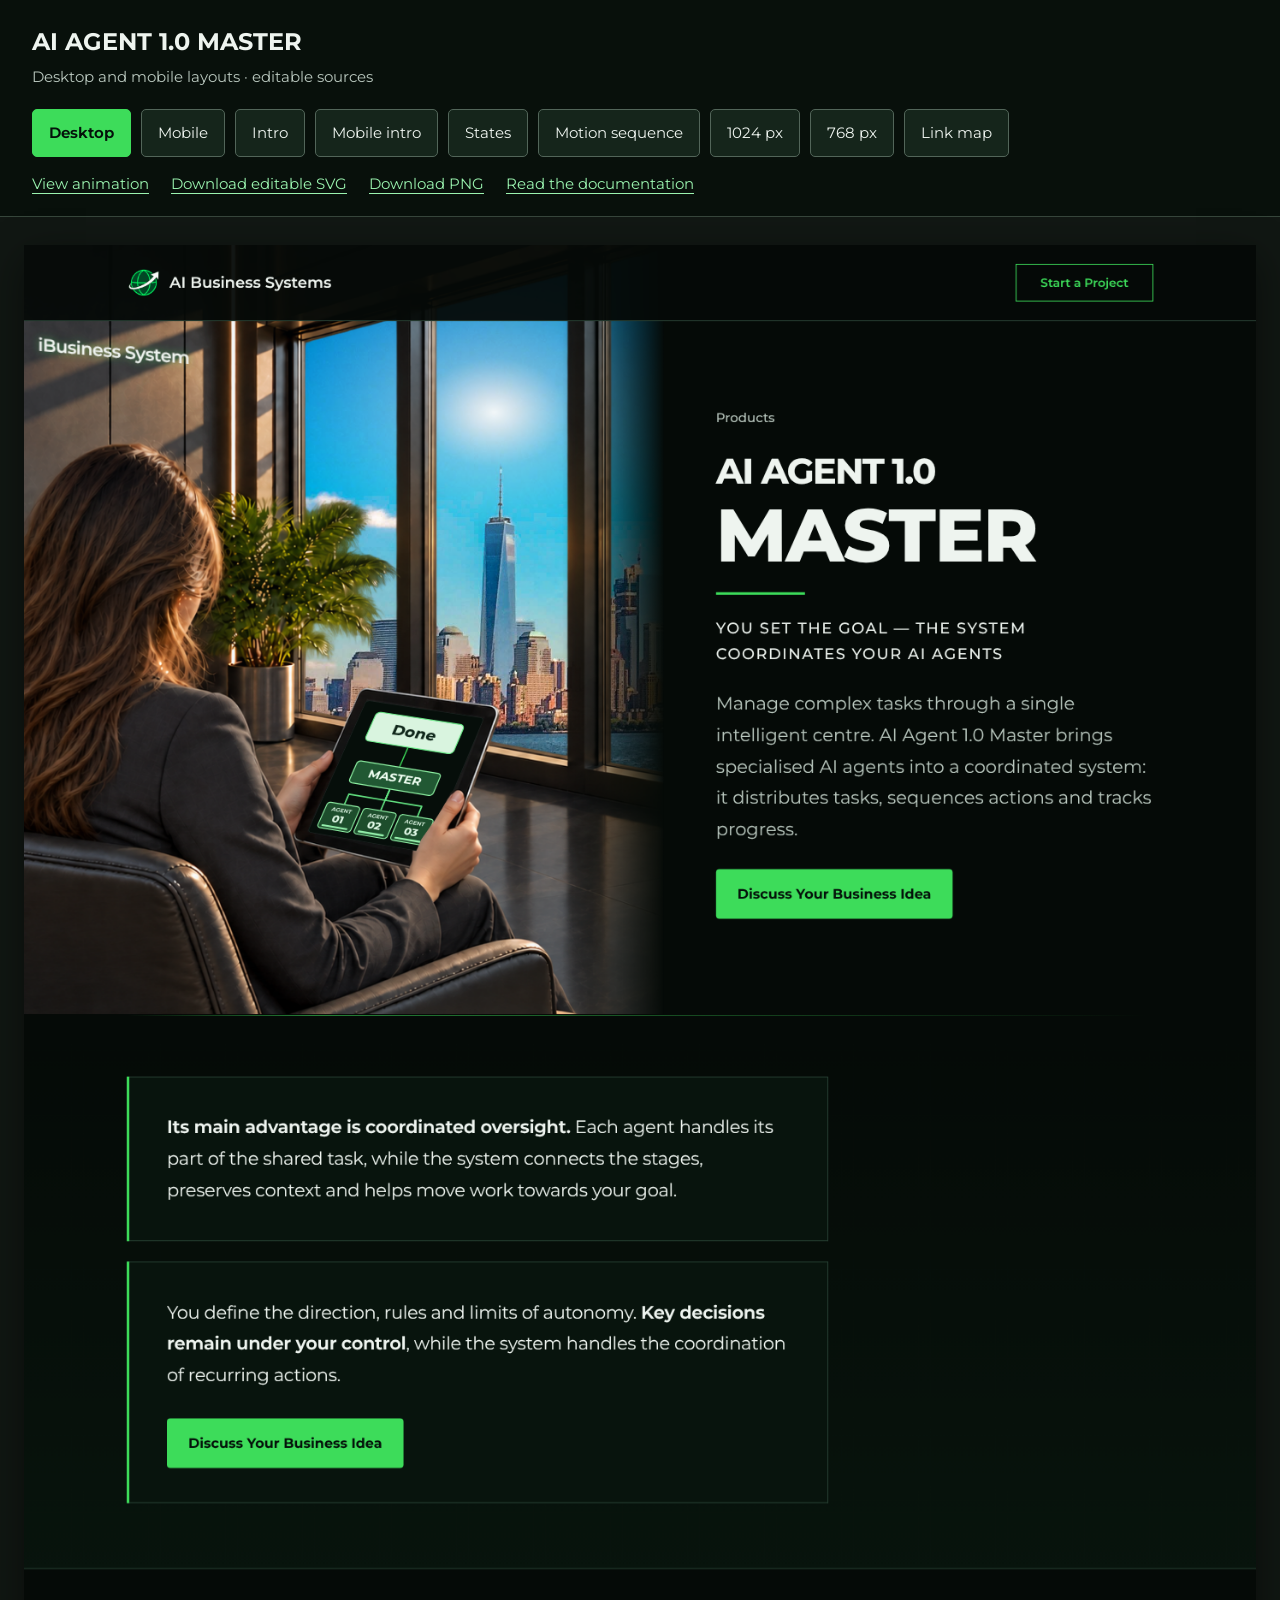
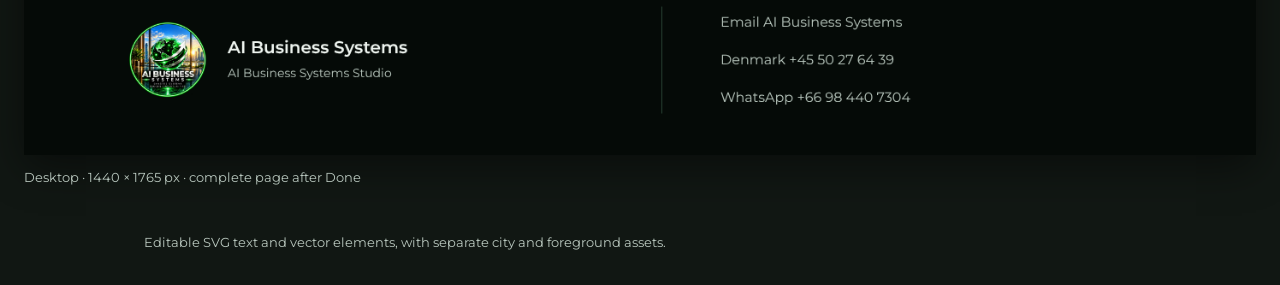
<file: index.html>
<!doctype html>
<html lang="en">
<head>
<meta charset="utf-8"><meta name="viewport" content="width=device-width, initial-scale=1">
<title>AI AGENT 1.0 MASTER — design package</title>
<style>
@font-face{font-family:Montserrat;src:url('fonts-and-licenses/Montserrat-Variable.ttf');font-weight:100 900}
*{box-sizing:border-box}body{margin:0;background:#111713;color:#eef4ef;font:15px/1.6 Montserrat,Arial,sans-serif}header{padding:26px 32px 20px;border-bottom:1px solid #36463b;background:#08100b}h1{font-size:24px;line-height:1.3;margin:0 0 8px}p{margin:0;color:#b9c7be}.tools{display:flex;gap:10px;align-items:center;flex-wrap:wrap;margin-top:20px}button,a{font:inherit;color:inherit}button{background:#15251b;border:1px solid #526559;border-radius:5px;padding:11px 16px;min-height:44px;cursor:pointer}button[aria-pressed=true]{background:#3ddc5a;border-color:#3ddc5a;color:#04110a;font-weight:650}a{color:#9af3af;text-underline-offset:4px}a:focus-visible,button:focus-visible{outline:3px solid #6cf08a;outline-offset:4px}.links{display:flex;gap:22px;flex-wrap:wrap;margin-top:15px}main{padding:28px 24px 44px;text-align:center}figure{margin:0 auto;width:max-content;max-width:100%}img{display:block;max-width:100%;height:auto;box-shadow:0 12px 40px #0007}figcaption{text-align:left;margin-top:12px;color:#b9c7be;font-size:13px}.note{padding:0 24px 32px;max-width:1040px;margin:auto;font-size:13px}@media(max-width:600px){header{padding:22px 20px}h1{font-size:19px}main{padding:20px 12px 28px}.tools{gap:8px}button{font-size:12px;padding:10px}.links{font-size:12px;gap:12px}}
</style>
</head>
<body>
<header>
  <h1>AI AGENT 1.0 MASTER</h1>
  <p>Desktop and mobile layouts · editable sources</p>
  <nav class="tools" aria-label="Design views">
    <button data-view="desktop" aria-pressed="true">Desktop</button>
    <button data-view="mobile" aria-pressed="false">Mobile</button>
    <button data-view="desktop-intro" aria-pressed="false">Intro</button>
    <button data-view="mobile-intro" aria-pressed="false">Mobile intro</button>
    <button data-view="components-and-states" aria-pressed="false">States</button>
    <button data-view="tablet-storyboard" aria-pressed="false">Motion sequence</button>
    <button data-view="desktop-1024" aria-pressed="false">1024 px</button>
    <button data-view="tablet-768" aria-pressed="false">768 px</button>
    <button data-view="transitions-map" aria-pressed="false">Link map</button>
  </nav>
  <div class="links">
    <a href="prototype/index.html">View animation</a>
    <a id="svg-link" href="sources/desktop.svg" download>Download editable SVG</a>
    <a id="png-link" href="previews/desktop.png" download>Download PNG</a>
    <a href="README.md">Read the documentation</a>
  </div>
</header>
<main><figure><img id="preview" src="previews/desktop.png?v=3" width="1440" height="1765" alt="Complete desktop page"><figcaption id="caption">Desktop · 1440 × 1765 px · complete page after Done</figcaption></figure></main>
<p class="note">Editable SVG text and vector elements, with separate city and foreground assets.</p>
<script>
const views={desktop:['Complete desktop page',1440,1765,'Desktop · 1440 × 1765 px · complete page after Done'],mobile:['Complete mobile page',390,2074,'Mobile · 390 × 2074 px · complete page after Done'],'desktop-1024':['Control export at 1024 px',1024,1622,'Control export · 1024 × 1622 px'],'tablet-768':['Control export at 768 px',768,1834,'Control export · 768 × 1834 px'],'transitions-map':['Link map',1440,1038,'Where each button and link leads'],'desktop-intro':['Full-screen intro',1440,900,'Intro · 1440 × 900 px'],'mobile-intro':['Mobile intro',390,846,'Mobile intro · 390 × 846 px'],'components-and-states':['Button and link states',1440,1040,'Default · hover · keyboard focus'],'tablet-storyboard':['Tablet motion sequence',1440,620,'Request → Master → agents → Master → Done']};
for(const button of document.querySelectorAll('[data-view]'))button.addEventListener('click',()=>{const id=button.dataset.view,v=views[id],img=document.getElementById('preview');img.src='previews/'+id+'.png?v=3';img.alt=v[0];img.width=v[1];img.height=v[2];document.getElementById('caption').textContent=v[3];document.getElementById('svg-link').href=(id==='desktop-1024'||id==='tablet-768')?'prototype/index.html':'sources/'+id+'.svg';document.getElementById('png-link').href='previews/'+id+'.png';for(const b of document.querySelectorAll('[data-view]'))b.setAttribute('aria-pressed',String(b===button));});
</script>
</body></html>
</file>
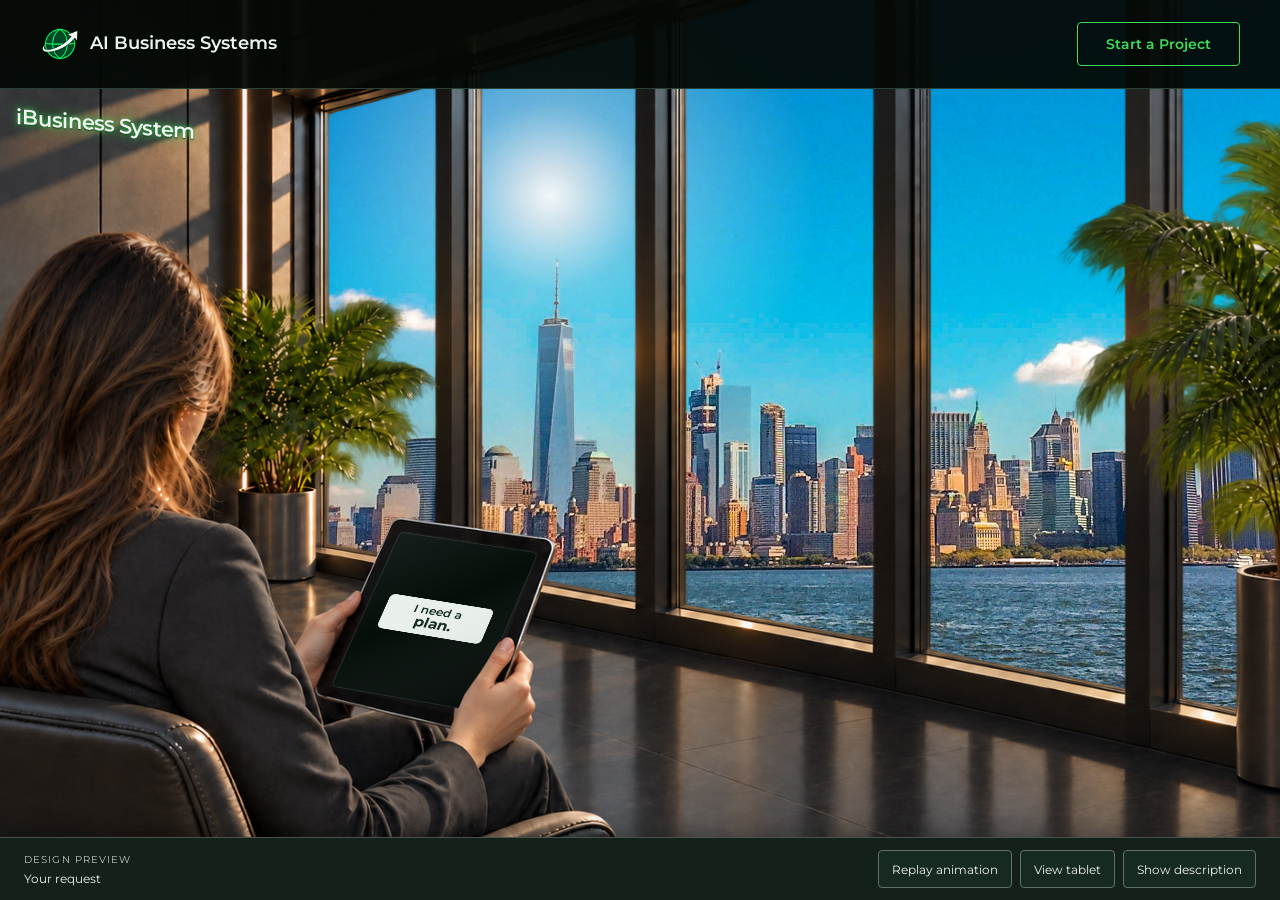
<file: prototype/index.html>
<!doctype html>
<html lang="en">
<head>
  <meta charset="utf-8">
  <meta name="viewport" content="width=device-width, initial-scale=1">
  <title>AI AGENT 1.0 MASTER — AI Business Systems</title>
  <link rel="icon" href="../assets/favicon-32.png">
  <link rel="stylesheet" href="style.css?v=16">
</head>
<body>
  <div class="product-page">
    <header class="header">
      <div class="header-inner">
        <a class="brand" href="https://angletheory.studio/" aria-label="AI Business Systems">
          <img src="../assets/header-symbol.png" width="40" height="40" alt="">
          <span>AI Business Systems</span>
        </a>
        <button class="header-action" type="button" data-scroll-target="closing">Start a Project</button>
      </div>
    </header>
    <main>
      <section class="hero" aria-labelledby="product-name">
        <div class="scene" role="img" aria-label="A seated business leader holds a tablet in a sunlit office. A real photograph of Lower Manhattan is visible through the windows. The tablet illustrates a request being delegated by Master to agents and marked as done after the results return.">
          <div class="scene-art">
            <img class="city-photo" src="../assets/manhattan-mo-eid.jpg" alt="" width="3264" height="1657">
            <img class="room" src="../assets/room-graphite-alpha.png?v=2" alt="" width="1591" height="989">
            <span class="wall-sign" aria-hidden="true">iBusiness System</span>
            <span class="sun-glow" aria-hidden="true"></span>
            <div class="device-space" aria-hidden="true"><canvas id="tablet" width="480" height="600"></canvas></div>
            <img class="hand-occlusion" src="../assets/room-graphite-alpha.png?v=2" alt="" width="1591" height="989" aria-hidden="true">
          </div>
        </div>
        <div class="hero-copy" inert aria-hidden="true">
          <a class="back-link" href="https://angletheory.studio/#solutions">Products</a>
          <h1 id="product-name"><span>AI AGENT 1.0</span><strong>MASTER</strong></h1>
          <div class="heading-rule" aria-hidden="true"></div>
          <p class="tagline" data-content="tagline">YOU SET THE GOAL — THE SYSTEM COORDINATES YOUR AI AGENTS</p>
          <p class="intro" data-content="body-0">Manage complex tasks through a single intelligent centre. AI Agent 1.0 Master brings specialised AI agents into a coordinated system: it distributes tasks, sequences actions and tracks progress.</p>
          <a class="cta" data-product-cta href="https://wa.me/66984407304?text=Hello%21%20I%20would%20like%20to%20discuss%20AI%20AGENT%201.0%20MASTER%20for%20my%20business.">Discuss Your Business Idea</a>
        </div>
      </section>
      <section class="explanation" aria-label="Product overview"><div class="explanation-inner">
        <div class="card"><p data-content="body-1"><strong>Its main advantage is coordinated oversight.</strong> Each agent handles its part of the shared task, while the system connects the stages, preserves context and helps move work towards your goal.</p></div>
        <div class="closing card" data-block="closing">
          <p data-content="body-2">You define the direction, rules and limits of autonomy. <strong>Key decisions remain under your control</strong>, while the system handles the coordination of recurring actions.</p>
          <a class="cta" data-product-cta href="https://wa.me/66984407304?text=Hello%21%20I%20would%20like%20to%20discuss%20AI%20AGENT%201.0%20MASTER%20for%20my%20business.">Discuss Your Business Idea</a>
        </div>
      </div></section>
    </main>
    <footer class="footer">
      <div class="footer-inner">
        <div class="footer-brand">
          <img src="../assets/hero-emblem.webp" alt="AI Business Systems logo" width="96" height="96">
          <div><strong>AI Business Systems</strong><p>AI Business Systems Studio</p></div>
        </div>
        <div class="contacts">
          <a href="mailto:b2b.volodymyr.thai@gmail.com">Email AI Business Systems</a>
          <a href="tel:+4550276439">Denmark +45 50 27 64 39</a>
          <a href="https://wa.me/66984407304">WhatsApp +66 98 440 7304</a>
        </div>
      </div>
    </footer>
  </div>
  <aside class="review-tools" lang="en" aria-label="Design preview controls">
    <div class="review-caption"><span class="review-kicker">Design preview</span><span id="phase-status" aria-live="polite">Your request</span></div>
    <div class="review-actions">
      <button id="replay" type="button">Replay animation</button>
      <button id="open-detail" type="button">View tablet</button>
      <button id="still" type="button">Show description</button>
    </div>
  </aside>
  <dialog id="detail" lang="en" aria-labelledby="detail-title">
    <div class="dialog-heading"><h2 id="detail-title">How Master coordinates work</h2><button id="close-detail" type="button" aria-label="Close">Close</button></div>
    <p class="detail-caption">Illustrative coordination sequence</p>
    <canvas id="large-tablet" width="480" height="600" role="img" aria-label="The request “I need a plan.” appears on the dark screen and moves upwards. Master activates and delegates work to three agents. Results return through Master, and the request changes to Done."></canvas>
    <p id="detail-status" aria-live="polite">Your request</p>
    <button id="detail-replay" type="button">Replay animation</button>
  </dialog>
  <script src="motion.js?v=11"></script>
</body>
</html>
</file>
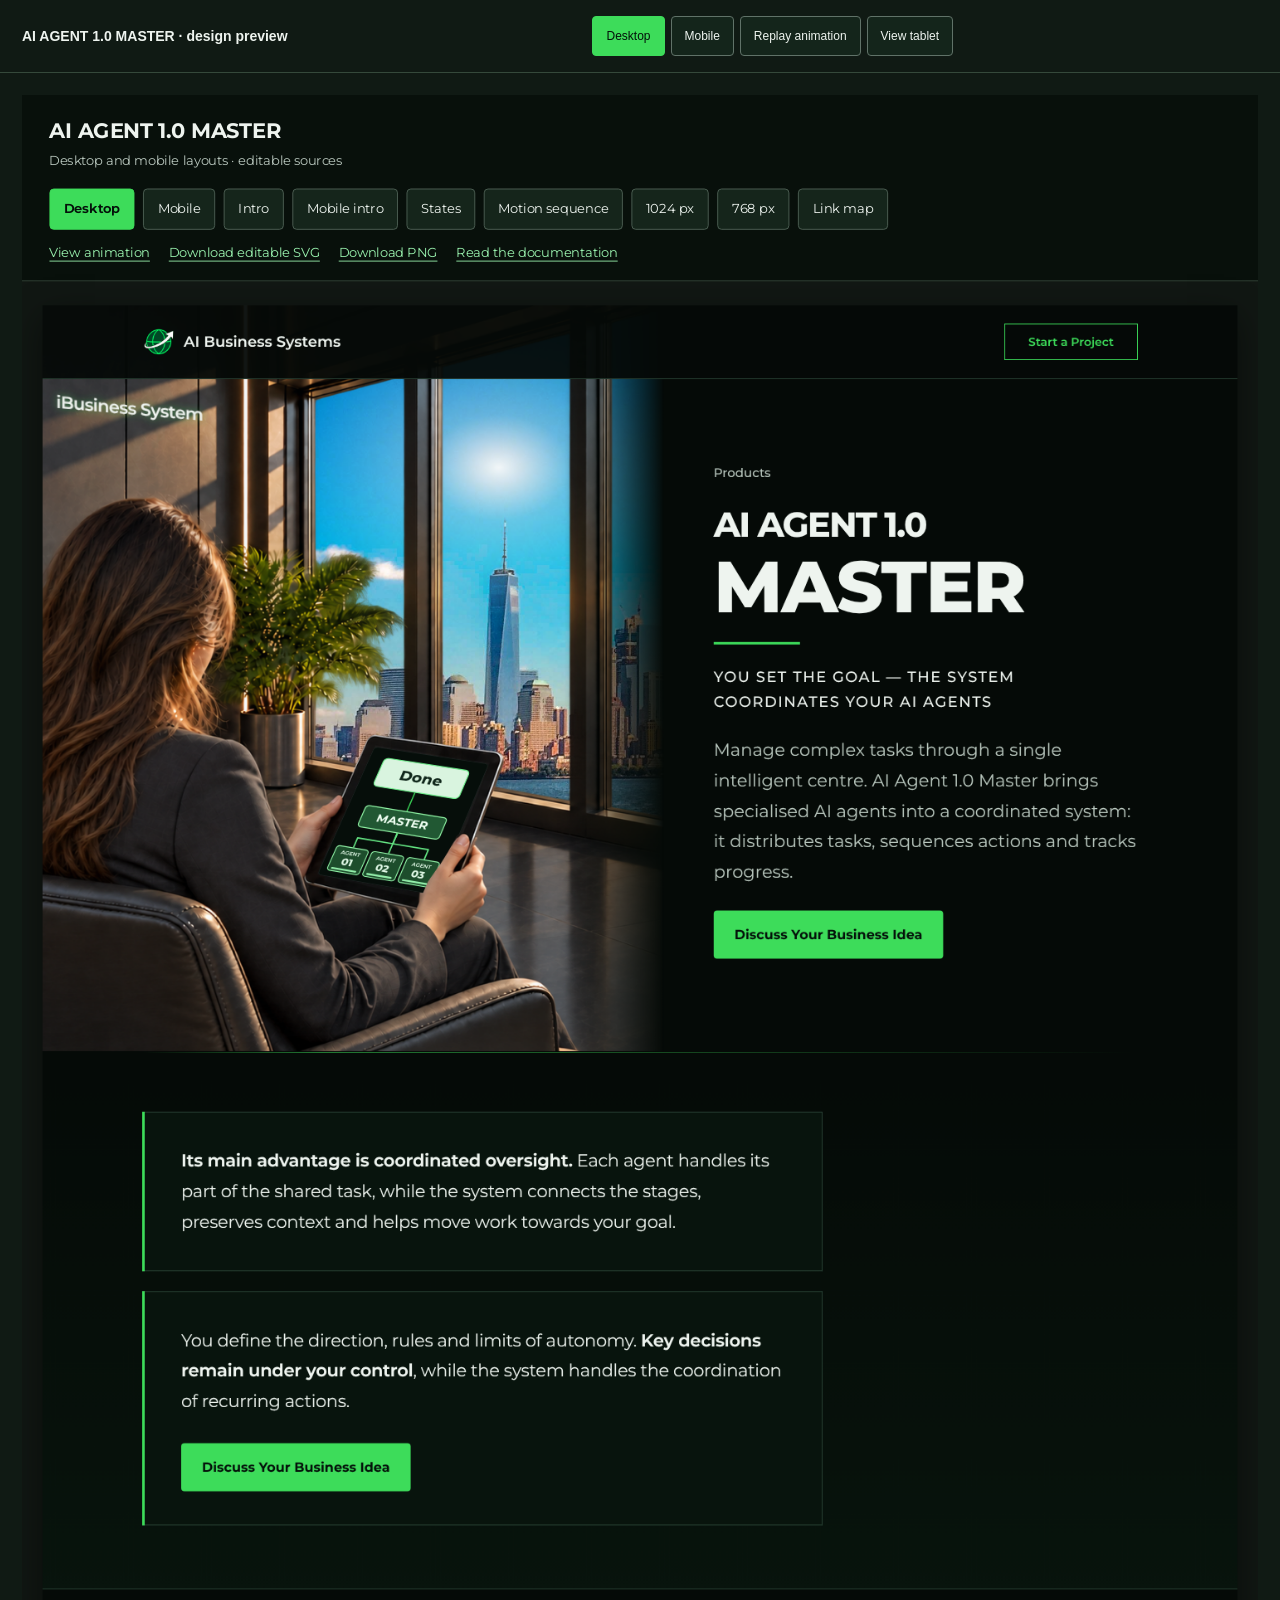
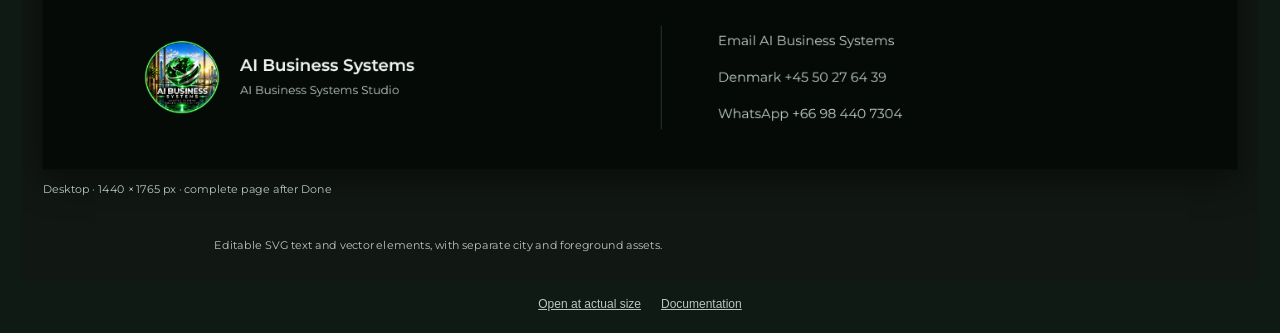
<file: review.html>
<!doctype html><html lang="en"><head><meta charset="utf-8"><meta name="viewport" content="width=device-width,initial-scale=1"><title>MASTER — design preview</title>
<style>*{box-sizing:border-box}body{margin:0;background:#101a14;color:#eef4ef;font:14px Arial,sans-serif}header{padding:16px 22px;border-bottom:1px solid #35493b;display:flex;justify-content:space-between;align-items:center;gap:16px;flex-wrap:wrap}header strong{font-size:14px}nav{display:flex;gap:6px;flex-wrap:wrap}button{font:inherit;font-size:12px;background:#14251b;color:#eef4ef;border:1px solid #607268;border-radius:4px;min-height:40px;padding:10px 13px;cursor:pointer}button[aria-pressed=true]{background:#3ddc5a;color:#04110a;border-color:#3ddc5a}button:focus-visible{outline:3px solid #6cf08a;outline-offset:3px}#stage{position:relative;max-width:1440px;margin:22px auto 0;width:calc(100% - 44px);overflow:hidden}iframe{border:0;position:absolute;top:0;left:0;transform-origin:0 0;background:#050a07}#status{font-size:12px;color:#b9c7be;min-height:18px}footer{display:flex;justify-content:center;gap:20px;flex-wrap:wrap;padding:16px 22px 22px}a{color:#b9c7be;font-size:12px}@media(max-width:600px){header{padding:12px;gap:10px}#stage{width:calc(100% - 24px);margin-top:12px}nav{width:100%}button{min-height:44px;font-size:11px;padding:9px 10px}}</style></head><body>
<header><strong>AI AGENT 1.0 MASTER · design preview</strong><nav aria-label="Preview"><button id="desktop" aria-pressed="true">Desktop</button><button id="mobile" aria-pressed="false">Mobile</button><button id="play">Replay animation</button><button id="large">View tablet</button></nav><span id="status" aria-live="polite"></span></header>
<main id="stage"><iframe id="preview" title="AI AGENT 1.0 MASTER page layout" src="index.html?export=1&amp;animate=1" width="1440" height="1800"></iframe></main>
<footer><a href="index.html">Open at actual size</a><a href="../README.md">Documentation</a></footer>
<script>(()=>{'use strict';const frame=document.getElementById('preview'),stage=document.getElementById('stage');let width=1440;function viewport(){if(!frame.contentDocument)return;const h=width===390?844:900;frame.contentDocument.documentElement.style.setProperty('--stage-height',h+'px');frame.contentDocument.documentElement.style.setProperty('--scene-final-height',(h*.65)+'px');}function fit(){if(!frame.contentDocument||!frame.contentDocument.body)return;const contentHeight=Math.ceil(frame.contentDocument.body.getBoundingClientRect().height);const scale=Math.min(1,stage.clientWidth/width);frame.style.width=width+'px';frame.style.height=contentHeight+'px';frame.style.transform='scale('+scale+')';stage.style.height=contentHeight*scale+'px';stage.style.maxWidth=width+'px';}function mode(w){width=w;viewport();frame.style.width=width+'px';document.getElementById('desktop').setAttribute('aria-pressed',String(w===1440));document.getElementById('mobile').setAttribute('aria-pressed',String(w===390));requestAnimationFrame(fit);if(w===390)frame.contentWindow.masterPreview?.still();}frame.addEventListener('load',()=>{viewport();frame.contentDocument.documentElement.style.overflow='hidden';frame.contentDocument.fonts.ready.then(fit);new ResizeObserver(fit).observe(frame.contentDocument.body);fit();});new ResizeObserver(fit).observe(stage);document.getElementById('desktop').onclick=()=>mode(1440);document.getElementById('mobile').onclick=()=>mode(390);document.getElementById('play').onclick=()=>frame.contentWindow.masterPreview?.play();document.getElementById('large').onclick=()=>frame.contentDocument.getElementById('detail').showModal();setInterval(()=>{const text=frame.contentDocument?.getElementById('phase-status')?.textContent;const status=document.getElementById('status');if(text&&status.textContent!==text)status.textContent=text;},400);})();</script>
</body></html>
</file>
<file: prototype/style.css>
@font-face{font-family:Montserrat;src:url('../fonts-and-licenses/Montserrat-Variable.ttf') format('truetype');font-style:normal;font-weight:100 900;font-display:swap}
:root{color-scheme:dark;--bg:#050a07;--surface:#08140d;--text:#eef4ef;--muted:#b9c7be;--green:#3ddc5a;--hover:#6cf08a;--on-green:#04110a;--line:#294235}
*{box-sizing:border-box}html{scroll-behavior:smooth}body{margin:0;background:var(--bg);color:var(--text);font-family:Montserrat,Arial,Helvetica,sans-serif}button,a{-webkit-tap-highlight-color:transparent}a{color:inherit;text-decoration:none}a:focus-visible,button:focus-visible{outline:3px solid var(--hover);outline-offset:5px}button{font:inherit;cursor:pointer}img{display:block}p{margin:0}button:disabled{opacity:.55;cursor:default}
.product-page{max-width:1680px;margin:auto}.header{border-bottom:1px solid var(--line)}.header-inner{min-height:88px;max-width:1200px;margin:auto;display:flex;align-items:center;justify-content:space-between;gap:24px}.brand{display:inline-flex;align-items:center;gap:16px;font-size:20px;font-weight:600}.brand img{object-fit:contain}.header-action{display:inline-flex;align-items:center;justify-content:center;min-height:44px;padding:12px 28px;border:1px solid var(--green);border-radius:4px;color:var(--green);font-size:14px;font-weight:600;transition:background .18s,color .18s}.header-action:hover{background:var(--green);color:var(--on-green)}
.hero{display:grid;grid-template-columns:52% 48%;align-items:stretch;border-bottom:1px solid var(--line)}.scene{position:relative;overflow:hidden;aspect-ratio:1126/1397;isolation:isolate;background:#74abd3;align-self:start}.room{position:relative;width:100%;height:auto;z-index:1}.wall-sign{position:absolute;left:3.3%;top:16%;z-index:2;font-size:clamp(13px,1.65vw,26px);font-weight:500;letter-spacing:-.04em;color:#c4c0ab;white-space:nowrap;transform:skewY(5deg);text-shadow:0 2px 2px #080b07,1px 0 1px #e0c78d}.device-space{position:absolute;left:0;top:0;width:1126px;height:1397px;transform-origin:0 0;z-index:3;pointer-events:none}.device-space canvas{position:absolute;left:0;top:0;width:240px;height:300px;transform-origin:0 0;border-radius:8px}
.hero-copy{display:flex;flex-direction:column;justify-content:center;padding:60px clamp(36px,4.7vw,76px);min-width:0}.back-link{align-self:flex-start;font-size:15px;font-weight:500;color:var(--muted);min-height:44px;display:flex;align-items:center;margin-bottom:32px;text-underline-offset:6px}.back-link:hover{color:var(--green);text-decoration:underline}h1{margin:0;font-weight:800;line-height:.98;letter-spacing:-.055em}h1 span{display:block;font-size:clamp(28px,2.9vw,48px);font-weight:750;letter-spacing:-.045em;white-space:nowrap}h1 strong{display:block;font-weight:800;font-size:clamp(52px,6.05vw,102px);margin-top:12px}.heading-rule{width:104px;height:3px;background:var(--green);margin:25px 0 26px}.tagline{font-size:clamp(16px,1.24vw,20px);font-weight:500;line-height:1.65;letter-spacing:.085em}.intro{font-size:clamp(16px,1.32vw,21px);line-height:1.78;color:var(--muted);margin-top:32px}.cta{display:inline-flex;align-self:flex-start;align-items:center;justify-content:center;min-height:58px;margin-top:34px;padding:17px 25px;background:var(--green);color:var(--on-green);font-size:16px;font-weight:700;border-radius:4px;transition:background .18s,transform .18s}.cta:hover{background:var(--hover);transform:translateY(-1px)}
.explanation{max-width:1060px;margin:auto;padding:66px 0 64px}.explanation p{font-size:24px;line-height:1.7;font-weight:400;letter-spacing:-.015em}.explanation p strong{font-weight:650}.closing{border-top:1px solid var(--line);padding-top:42px;margin-top:42px}.closing p strong{color:var(--hover)}.closing .cta{margin-top:32px}.footer{border-top:1px solid var(--line)}.footer-inner{max-width:1200px;margin:auto;padding:44px 0 48px;display:grid;grid-template-columns:1fr 1fr;gap:50px;align-items:center}.footer-brand{display:flex;align-items:flex-start;gap:18px}.footer-brand strong{font-size:20px;font-weight:650}.footer-brand p{font-size:14px;line-height:1.6;color:var(--muted);margin-top:8px}.contacts{display:flex;flex-direction:column;gap:7px;border-left:1px solid var(--line);padding-left:68px}.contacts a{font-size:16px;line-height:1.5;min-height:37px;display:flex;align-items:center;color:var(--muted);text-underline-offset:5px}.contacts a:hover{color:var(--green);text-decoration:underline}
.review-tools{position:sticky;bottom:0;z-index:10;border-top:1px solid #45534b;background:#14211a;display:flex;align-items:center;justify-content:space-between;gap:20px;padding:12px 24px;color:#eef4ef;box-shadow:0 -6px 20px #0004;font-size:12px}.review-caption{display:flex;flex-direction:column;gap:5px}.review-kicker{font-size:10px;letter-spacing:.11em;text-transform:uppercase;color:#b9c7be}.review-actions{display:flex;gap:8px;flex-wrap:wrap}.review-tools button,dialog button{border:1px solid #607268;border-radius:4px;background:#172a20;color:#eef4ef;font-size:12px;min-height:38px;padding:9px 13px}.review-tools button:hover,dialog button:hover{background:#2a4333}dialog{width:min(520px,calc(100% - 32px));border:1px solid #455b4d;border-radius:10px;padding:24px;background:#08140d;color:#eef4ef;max-height:92vh;overflow:auto}dialog::backdrop{background:#010703dc}.dialog-heading{display:flex;align-items:start;gap:16px;justify-content:space-between}.dialog-heading h2{font-size:18px;line-height:1.4;font-weight:600;margin:0}.detail-caption{font-size:12px;line-height:1.6;color:#b9c7be;margin-top:10px}#large-tablet{display:block;width:240px;height:300px;max-width:100%;margin:22px auto 16px;border:1px solid #34513f;border-radius:12px}#detail-status{font-size:13px;line-height:1.6;margin-bottom:16px;min-height:42px}body.export .review-tools{display:none}
@media(min-width:1680px){.wall-sign{font-size:28px}}
@media(max-width:1280px){.header-inner,.footer-inner{margin-left:40px;margin-right:40px}.hero-copy{padding:38px}.back-link{margin-bottom:24px}.intro{margin-top:24px}.cta{font-size:14px;padding:16px 20px}.explanation{margin-left:70px;margin-right:70px}.explanation p{font-size:22px}.contacts{padding-left:40px}}
@media(max-width:980px) and (min-width:701px){.hero{grid-template-columns:50% 50%}.hero-copy{padding:28px}.back-link{margin-bottom:10px}.heading-rule{margin:18px 0}.tagline{font-size:13px;letter-spacing:.055em}.intro{font-size:14px;line-height:1.65;margin-top:18px}.cta{margin-top:22px;min-height:48px;font-size:12px;padding:13px 15px}.wall-sign{font-size:13px}.hero-copy h1 span{font-size:25px}.hero-copy h1 strong{font-size:54px}.contacts a{font-size:13px}.footer-brand strong{font-size:16px}}
@media(max-width:700px){.header-inner{min-height:76px;margin:0 22px;gap:14px}.brand{font-size:13px;gap:9px}.brand img{width:30px;height:30px}.header-action{font-size:10px;min-height:42px;padding:10px 11px}.hero{display:flex;flex-direction:column}.hero-copy{order:0;padding:24px 24px 32px}.scene{order:1;width:100%}.back-link{font-size:13px;margin-bottom:20px}.hero-copy h1 span{font-size:31px}.hero-copy h1 strong{font-size:clamp(54px,15.8vw,100px);margin-top:9px}.heading-rule{margin:20px 0}.tagline{font-size:14px;line-height:1.65;letter-spacing:.07em}.intro{font-size:16px;line-height:1.75;margin-top:24px}.cta{font-size:14px;width:100%;min-height:56px;margin-top:26px;padding:16px 12px}.wall-sign{font-size:clamp(11px,2.8vw,18px)}.explanation{padding:34px 0 38px;margin:0 24px}.explanation p{font-size:18px;line-height:1.75;letter-spacing:0}.closing{margin-top:28px;padding-top:28px}.closing .cta{margin-top:27px}.footer-inner{margin:0 24px;padding:30px 0 32px;grid-template-columns:1fr;gap:24px}.footer-brand{gap:13px}.footer-brand img{width:38px;height:38px}.footer-brand strong{font-size:17px}.footer-brand p{font-size:12px;margin-top:5px}.contacts{border-left:0;border-top:1px solid var(--line);padding:18px 0 0;gap:4px}.contacts a{font-size:14px;min-height:44px}.review-tools{padding:10px 12px;gap:10px;align-items:flex-start;flex-direction:column}.review-caption{flex-direction:row;flex-wrap:wrap;gap:5px 12px}.review-caption #phase-status{font-size:10px}.review-actions{width:100%;gap:6px}.review-tools button{font-size:10px;padding:9px 10px;min-height:44px;flex:1}.review-kicker{font-size:9px}.dialog-heading h2{font-size:16px}dialog{padding:20px}}
@media(prefers-reduced-motion:reduce){html{scroll-behavior:auto}*,*::before,*::after{transition:none!important}}
@media(max-width:700px){.header-action{min-height:44px}}
@media print{.review-tools,dialog{display:none!important}.product-page{max-width:none}body:not(.export){padding-bottom:0}}
.hand-occlusion{position:absolute;inset:0;width:100%;height:auto;z-index:4;pointer-events:none;clip-path:polygon(0 0,0 0,0 0)}

/* Full-viewport opening scene; description enters after Done. */
.product-page{max-width:none}.header{position:absolute;inset:0 0 auto;z-index:6;background:linear-gradient(180deg,#020705f5,#02070580);border-color:#ffffff20;transition:background .6s}.intro-done .header{background:#050a07ed}
.brand{gap:10px;font-size:18px;line-height:1.2;letter-spacing:0;font-weight:600;white-space:nowrap}.brand img{width:40px;height:40px;flex:none}
.hero{position:relative;display:block;height:var(--stage-height,100svh);min-height:640px;overflow:hidden;border-bottom:1px solid var(--line)}
.scene{position:absolute;inset:0;width:100%;height:100%;aspect-ratio:auto;align-self:auto;background:#92b7cd}
.scene-art{position:absolute;left:0;top:0;width:1591px;height:989px;transform-origin:0 0;isolation:isolate}
.scene-art .city-photo{position:absolute;left:-12%;top:-125px;width:140%;height:auto;max-width:none;z-index:0}
.scene-art .room{position:absolute;inset:0;width:100%;height:100%;z-index:1}
.scene-art .wall-sign{left:28px;top:158px;font-size:24px;transform:skewY(5deg)}
.scene-art .device-space{width:1591px;height:989px;transform:none}
.hero-copy{position:absolute;inset:0 0 0 auto;width:48%;height:100%;padding:110px clamp(36px,4.2vw,68px) 42px;background:var(--bg);border-left:1px solid var(--line);justify-content:center;opacity:0;visibility:hidden;transform:translateX(100%);pointer-events:none;transition:none;z-index:5}
.intro-done .hero-copy{opacity:1;visibility:visible;transform:translateX(0);pointer-events:auto;transition:transform 1.05s cubic-bezier(.22,.7,.2,1),opacity .65s ease}
.hero-copy .back-link{margin-bottom:20px}.hero-copy .intro{margin-top:26px}.hero-copy .heading-rule{margin:24px 0}.hero-copy .cta{margin-top:28px}
.explanation,.footer{display:none}.intro-done .explanation,.intro-done .footer{display:block}.footer-brand strong{font-weight:600}
.review-tools{position:fixed;bottom:0;left:0;right:0;z-index:10}body:not(.export) .footer{padding-bottom:64px}
html.fixed-frame .hero-copy,html.fixed-frame .scene{transition:none!important}
@media(min-width:1680px){.hero-copy h1 span{font-size:48px}.hero-copy h1 strong{font-size:102px}}
@media(max-height:800px) and (min-width:701px){.hero-copy{padding-top:100px;padding-bottom:80px}.hero-copy .back-link{margin-bottom:12px}.hero-copy h1 span{font-size:30px}.hero-copy h1 strong{font-size:70px}.hero-copy .heading-rule{margin:18px 0}.hero-copy .tagline{font-size:14px;line-height:1.55}.hero-copy .intro{font-size:16px;line-height:1.65;margin-top:18px}.hero-copy .cta{margin-top:22px;min-height:50px}}
@media(max-width:980px) and (min-width:701px){.hero-copy{padding-left:28px;padding-right:28px}.hero-copy .intro{font-size:14px}.hero-copy h1 strong{font-size:54px}.hero-copy h1 span{font-size:25px}.hero-copy .tagline{font-size:13px}}
@media(max-width:700px){
  .brand{font-size:14px;gap:10px}.brand img{width:32px;height:32px}
  .hero{height:auto;min-height:var(--stage-height,100svh);overflow:hidden}.scene{position:relative;inset:auto;height:var(--stage-height,100svh);min-height:550px;width:100%;transition:height .9s cubic-bezier(.22,.7,.2,1)}
  .intro-done .scene{height:var(--scene-final-height,65svh);min-height:480px}
  .scene-art .wall-sign{opacity:0}.intro-done .scene-art .wall-sign{opacity:1;transition:opacity .5s ease}
  .hero-copy{position:relative;inset:auto;width:100%;height:auto;max-height:0;overflow:hidden;padding:0 24px;border-left:0;border-top:1px solid var(--line);transform:translateY(24px)}
  .intro-done .hero-copy{max-height:1300px;padding:30px 24px 36px;transform:translateY(0);transition:opacity .7s ease,transform .7s ease,max-height .9s ease,padding .9s ease}
  .hero-copy .back-link{margin-bottom:20px}.hero-copy .heading-rule{margin:20px 0}.hero-copy .intro{margin-top:24px}.hero-copy .cta{margin-top:26px}
  body:not(.export) .footer{padding-bottom:106px}
}
@media(prefers-reduced-motion:reduce){.hero-copy,.scene{transition:none!important}}




/* Clean design exports retain their full nominal width. */
html:has(body.export){scrollbar-width:none}
html:has(body.export)::-webkit-scrollbar{display:none}


/* Revision v11 */
/* Header: solid graphite so the brand never sits on window frames. */
.header{background:#050a07f2!important;border-color:#294235!important}
.intro-done .header{background:#050a07f2!important}
button.header-action{background:transparent;font-family:inherit}button.header-action:hover{background:var(--green);color:var(--on-green)}
/* Wall sign: warm light type with a local emerald glow, set in the wall's perspective. */
.scene-art .wall-sign{left:18px;top:114px;font-size:23px;font-weight:600;letter-spacing:-.03em;color:#eef4ef;transform:skewY(5deg);transform-origin:0 0;text-shadow:0 0 6px #3ddc5acc,0 0 18px #3ddc5a88,0 1px 2px #050a07}
/* Warm sun between the city photo and the window frames. */
.scene-art .sun-glow{position:absolute;left:16%;top:2%;width:44%;height:52%;z-index:0;pointer-events:none;background:radial-gradient(circle at 50% 38%,#fff6dcf2 0,#ffd88bcc 7%,#ffc46a66 22%,#ffb45b00 62%);mix-blend-mode:screen}
/* Hero panel: the scene fades into the text panel instead of ending on a hard edge. */
.hero-copy{border-left:0!important;background:linear-gradient(90deg,#050a0700 0,#050a07 120px)!important;margin-left:-120px;width:calc(48% + 120px)!important;padding-left:calc(120px + 60px)!important;padding-right:max(40px,calc((100vw - 1200px)/2))!important}
/* One text size for hero and lower copy. */
.hero-copy .intro{font-size:21px;line-height:1.75}
.explanation p{font-size:21px;line-height:1.75}
/* Lower section: graphite surface aligned to the 1200 px container. */
.explanation{max-width:none;margin:0;padding:72px 0 76px;background:radial-gradient(900px 260px at 12% 0,#3ddc5a14,#3ddc5a00),linear-gradient(#050a07,#08140d);position:relative}
.explanation::before{content:"";position:absolute;left:50%;top:0;width:min(1200px,calc(100% - 80px));height:1px;transform:translateX(-50%);background:linear-gradient(90deg,#3ddc5a00,#3ddc5a99 18%,#3ddc5a00)}
.explanation-inner{max-width:1200px;margin:auto}
.explanation .card{max-width:820px;background:#08140d;border:1px solid #294235;border-left:3px solid #3ddc5a;border-radius:4px;padding:40px 44px}
.explanation .card+.card{margin-top:24px}
.explanation .card.closing{border-top:1px solid #294235;margin-top:24px;padding-top:40px}
.closing p strong{color:var(--text)}
@media(max-width:1280px) and (min-width:981px){.hero-copy .intro{font-size:18px;line-height:1.7}.explanation p{font-size:20px}}
@media(max-width:1280px){.explanation{margin:0}.explanation-inner{margin:0 70px}.hero-copy{padding-right:40px!important}}
@media(max-width:980px) and (min-width:701px){.hero-copy{padding-left:calc(120px + 28px)!important}.hero-copy .intro{font-size:15px}.explanation p{font-size:19px}.explanation-inner{margin:0 40px}.explanation .card{padding:32px}}
@media(max-width:700px){
  .hero-copy{margin-left:0!important;width:100%!important;background:var(--bg)!important;padding-left:24px!important;padding-right:24px!important}
  .hero-copy .intro{font-size:17px;line-height:1.75}.explanation p{font-size:17px;line-height:1.75}
  .explanation{padding:32px 0 40px}.explanation-inner{margin:0 24px}.explanation .card{padding:24px 20px}.explanation .card.closing{margin-top:20px;padding-top:24px}
  .scene-art .wall-sign{font-size:27px;top:160px}
}

/* Original circular logo in the footer, unmodified, shown large enough to read. */
.footer-brand{align-items:center;gap:22px}.footer-brand img{width:96px;height:96px;flex:none;object-fit:contain}
@media(max-width:700px){.footer-brand{gap:16px}.footer-brand img{width:72px;height:72px}}
</file>
